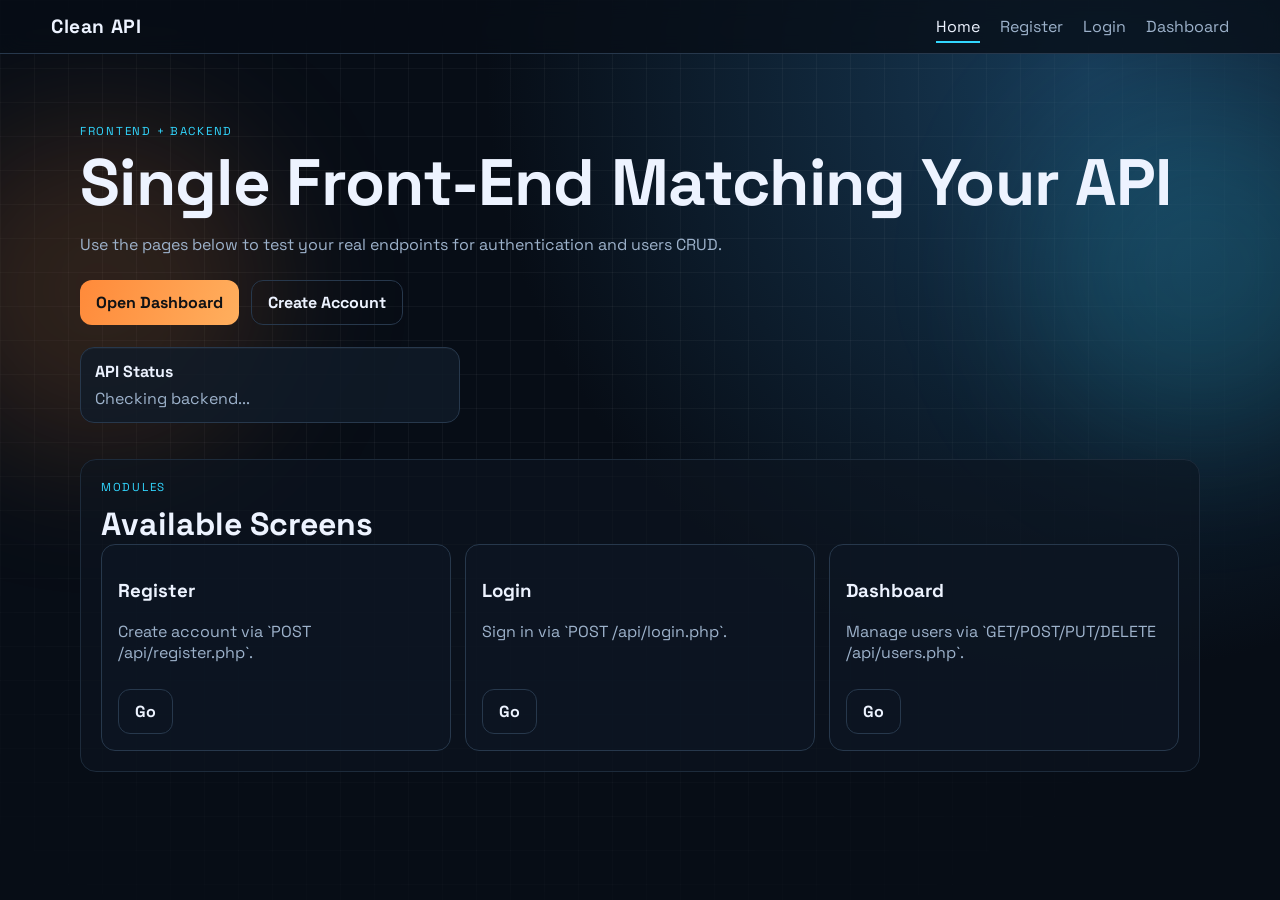
<file: front-end/index.html>
<!doctype html>
<html lang="en">
<head>
  <meta charset="UTF-8" />
  <meta name="viewport" content="width=device-width, initial-scale=1.0" />
  <title>API Front-End</title>
  <link rel="preconnect" href="https://fonts.googleapis.com" />
  <link rel="preconnect" href="https://fonts.gstatic.com" crossorigin />
  <link href="https://fonts.googleapis.com/css2?family=Space+Grotesk:wght@400;500;700&display=swap" rel="stylesheet" />
  <link rel="stylesheet" href="./css/styles.css" />
</head>
<body>
  <div class="bg-grid"></div>
  <div class="glow glow-left"></div>
  <div class="glow glow-right"></div>

  <header class="topbar">
    <a class="brand" href="./index.html">Clean API</a>
    <nav>
      <a href="./index.html" class="active">Home</a>
      <a href="./register.html">Register</a>
      <a href="./login.html">Login</a>
      <a href="./dashboard.html">Dashboard</a>
    </nav>
  </header>

  <main>
    <section class="hero reveal">
      <p class="label">Frontend + Backend</p>
      <h1>Single Front-End Matching Your API</h1>
      <p class="summary">Use the pages below to test your real endpoints for authentication and users CRUD.</p>
      <div class="hero-actions">
        <a class="btn primary" href="./dashboard.html">Open Dashboard</a>
        <a class="btn ghost" href="./register.html">Create Account</a>
      </div>
      <div class="status-card" id="apiStatus">
        <strong>API Status</strong>
        <p>Checking backend...</p>
      </div>
    </section>

    <section class="projects reveal">
      <div class="section-head">
        <p class="label">Modules</p>
        <h2>Available Screens</h2>
      </div>
      <div class="project-grid">
        <article>
          <h3>Register</h3>
          <p>Create account via `POST /api/register.php`.</p>
          <a class="btn ghost" href="./register.html">Go</a>
        </article>
        <article>
          <h3>Login</h3>
          <p>Sign in via `POST /api/login.php`.</p>
          <a class="btn ghost" href="./login.html">Go</a>
        </article>
        <article>
          <h3>Dashboard</h3>
          <p>Manage users via `GET/POST/PUT/DELETE /api/users.php`.</p>
          <a class="btn ghost" href="./dashboard.html">Go</a>
        </article>
      </div>
    </section>
  </main>

  <script type="module" src="./js/app.js"></script>
</body>
</html>
</file>
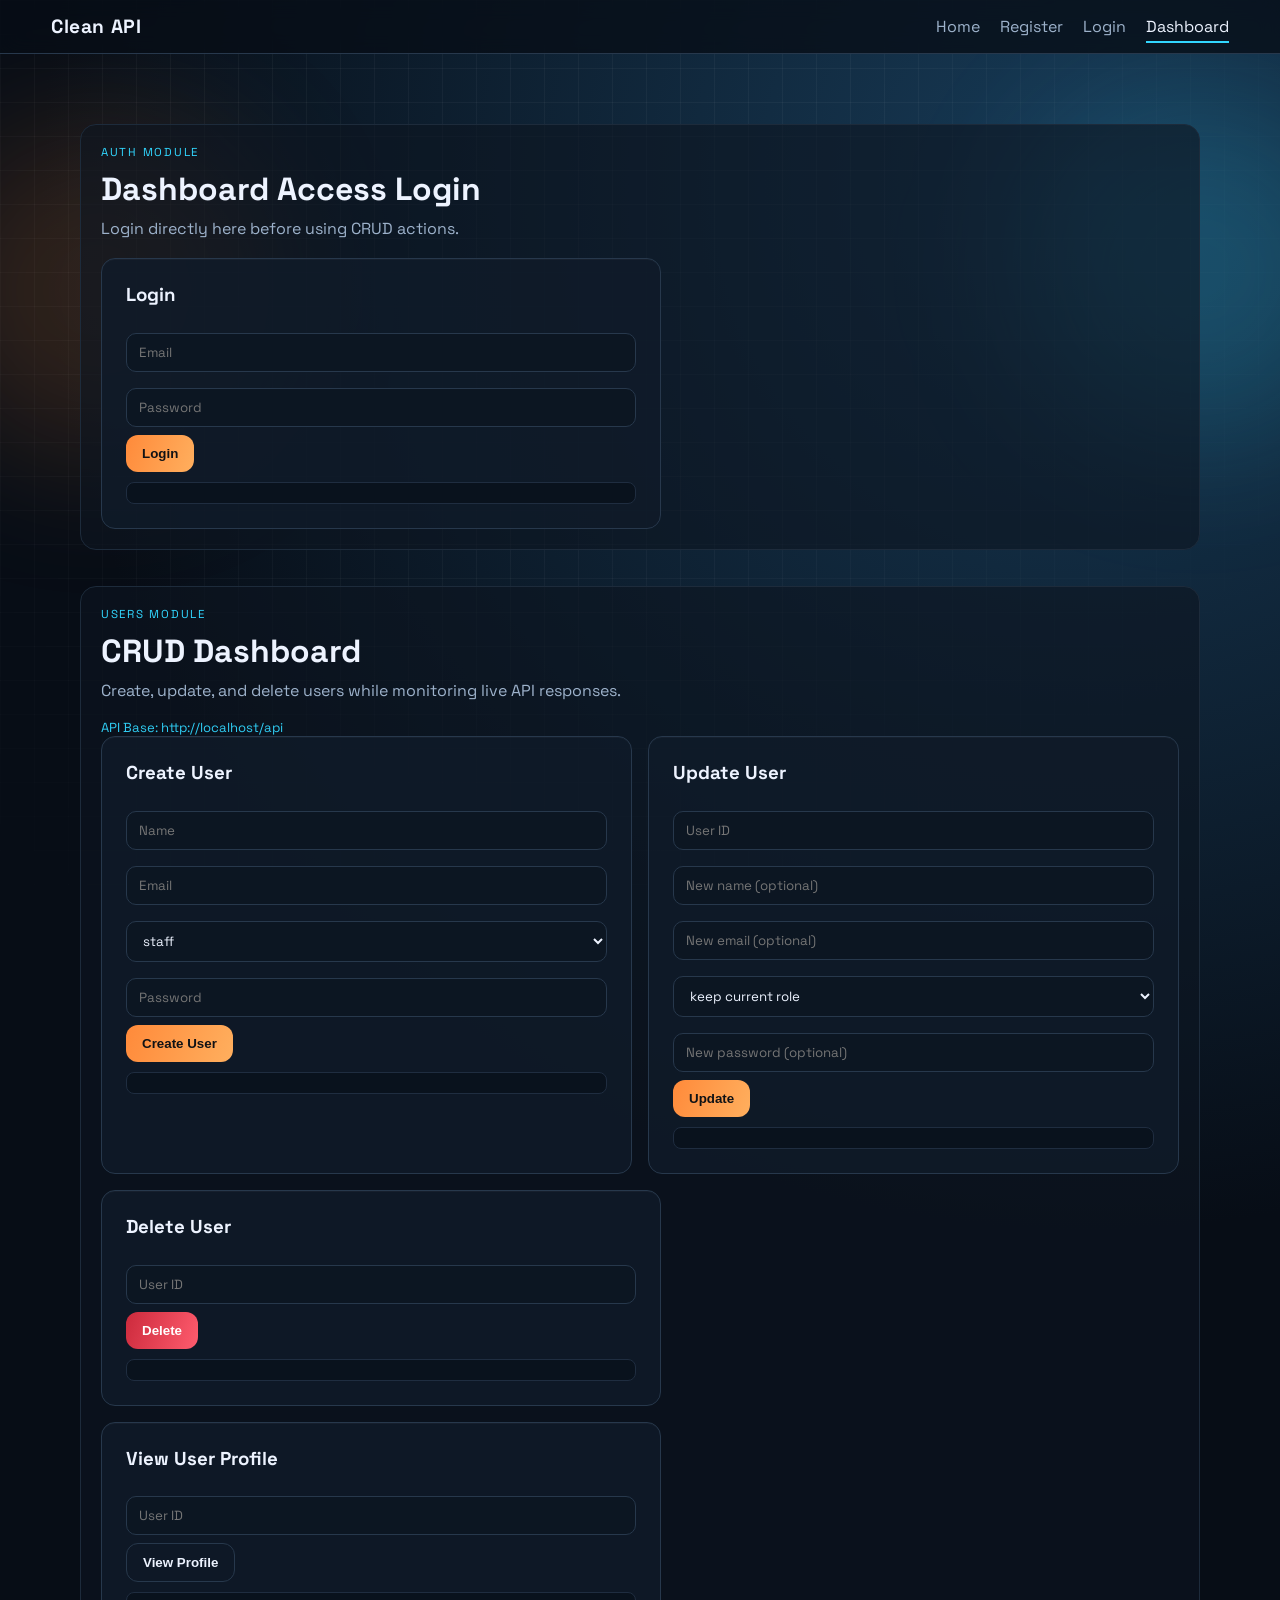
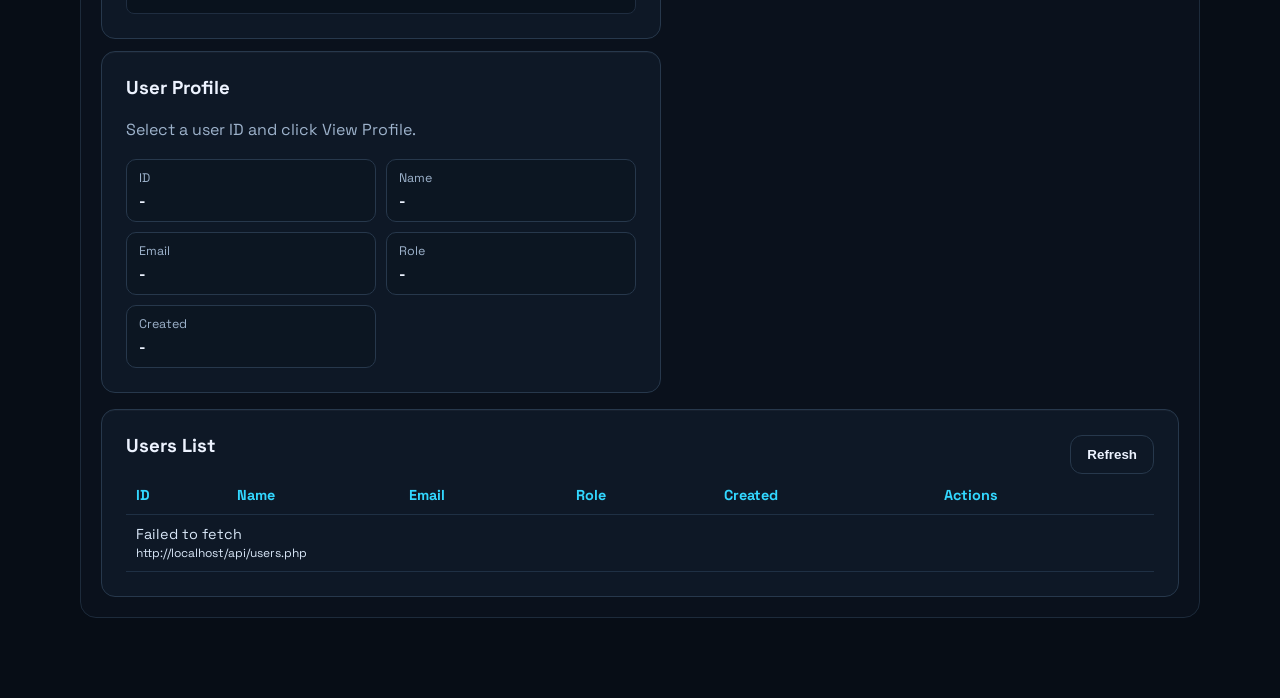
<file: front-end/dashboard.html>
<!doctype html>
<html lang="en">
<head>
  <meta charset="UTF-8" />
  <meta name="viewport" content="width=device-width, initial-scale=1.0" />
  <title>Dashboard</title>
  <link rel="preconnect" href="https://fonts.googleapis.com" />
  <link rel="preconnect" href="https://fonts.gstatic.com" crossorigin />
  <link href="https://fonts.googleapis.com/css2?family=Space+Grotesk:wght@400;500;700&display=swap" rel="stylesheet" />
  <link rel="stylesheet" href="./css/styles.css" />
</head>
<body>
  <div class="bg-grid"></div>
  <div class="glow glow-left"></div>
  <div class="glow glow-right"></div>

  <header class="topbar">
    <a class="brand" href="./index.html">Clean API</a>
    <nav>
      <a href="./index.html">Home</a>
      <a href="./register.html">Register</a>
      <a href="./login.html">Login</a>
      <a href="./dashboard.html" class="active">Dashboard</a>
    </nav>
  </header>

  <main>
    <section class="panel reveal">
      <div class="section-head">
        <p class="label">Auth Module</p>
        <h2>Dashboard Access Login</h2>
        <p class="summary small">Login directly here before using CRUD actions.</p>
      </div>

      <div class="single-col">
        <form id="loginForm" class="card">
          <h3>Login</h3>
          <input name="email" type="email" placeholder="Email" required />
          <input name="password" type="password" placeholder="Password" required />
          <button class="btn primary" type="submit">Login</button>
          <pre class="result" id="loginResult"></pre>
        </form>
      </div>
    </section>

    <section class="panel reveal">
      <div class="section-head">
        <p class="label">Users Module</p>
        <h2>CRUD Dashboard</h2>
        <p class="summary small">Create, update, and delete users while monitoring live API responses.</p>
        <p class="api-hint" id="apiBaseHint"></p>
      </div>

      <div class="grid-two">
        <form id="createUserForm" class="card">
          <h3>Create User</h3>
          <input name="name" placeholder="Name" required />
          <input name="email" type="email" placeholder="Email" required />
          <select name="role">
            <option value="staff">staff</option>
            <option value="admin">admin</option>
          </select>
          <input name="password" type="password" placeholder="Password" required />
          <button class="btn primary" type="submit">Create User</button>
          <pre class="result" id="createUserResult"></pre>
        </form>

        <form id="updateUserForm" class="card">
          <h3>Update User</h3>
          <input name="id" type="number" min="1" placeholder="User ID" required />
          <input name="name" placeholder="New name (optional)" />
          <input name="email" type="email" placeholder="New email (optional)" />
          <select name="role">
            <option value="">keep current role</option>
            <option value="staff">staff</option>
            <option value="admin">admin</option>
          </select>
          <input name="password" type="password" placeholder="New password (optional)" />
          <button class="btn primary" type="submit">Update</button>
          <pre class="result" id="updateUserResult"></pre>
        </form>
      </div>

      <div class="single-col" style="margin-top:16px;">
        <form id="deleteUserForm" class="card">
          <h3>Delete User</h3>
          <input name="id" type="number" min="1" placeholder="User ID" required />
          <button class="btn danger" type="submit">Delete</button>
          <pre class="result" id="deleteUserResult"></pre>
        </form>
      </div>

      <div class="single-col" style="margin-top:16px;">
        <form id="viewUserForm" class="card">
          <h3>View User Profile</h3>
          <input name="id" type="number" min="1" placeholder="User ID" required />
          <button class="btn ghost" type="submit">View Profile</button>
          <pre class="result" id="viewUserResult"></pre>
        </form>

        <article id="userProfileCard" class="card profile-card" style="margin-top:12px;">
          <h3>User Profile</h3>
          <p class="summary small">Select a user ID and click View Profile.</p>
          <div class="profile-grid">
            <div><span>ID</span><strong id="profileId">-</strong></div>
            <div><span>Name</span><strong id="profileName">-</strong></div>
            <div><span>Email</span><strong id="profileEmail">-</strong></div>
            <div><span>Role</span><strong id="profileRole">-</strong></div>
            <div><span>Created</span><strong id="profileCreated">-</strong></div>
          </div>
        </article>
      </div>

      <article class="card table-card">
        <div class="row-between">
          <h3>Users List</h3>
          <button class="btn ghost" id="refreshUsersBtn" type="button">Refresh</button>
        </div>
        <div class="table-wrap">
          <table>
            <thead>
              <tr>
                <th>ID</th>
                <th>Name</th>
                <th>Email</th>
                <th>Role</th>
                <th>Created</th>
                <th>Actions</th>
              </tr>
            </thead>
            <tbody id="usersTableBody">
              <tr><td colspan="6">Loading...</td></tr>
            </tbody>
          </table>
        </div>
      </article>
    </section>
  </main>

  <script type="module" src="./js/app.js"></script>
</body>
</html>
</file>
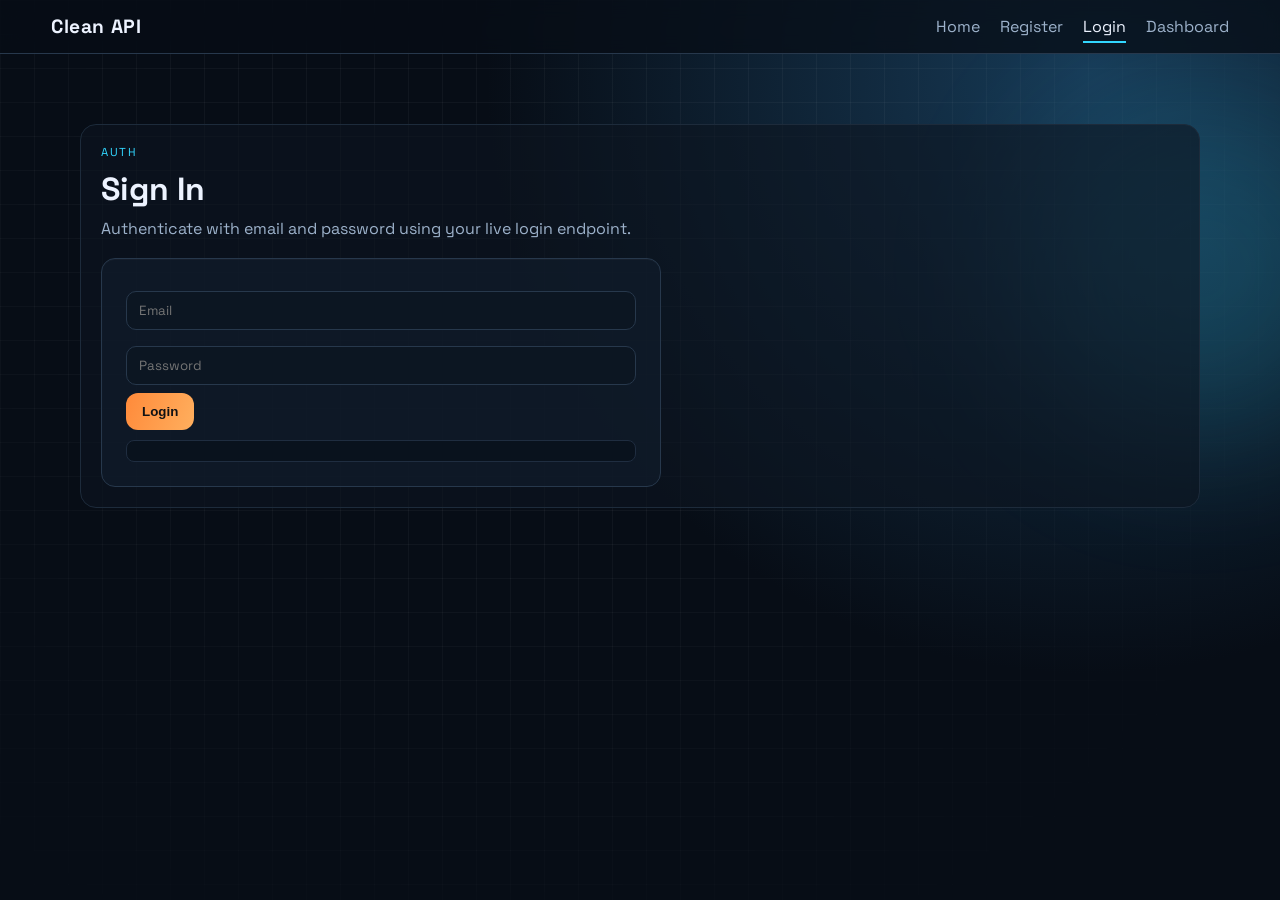
<file: front-end/login.html>
<!doctype html>
<html lang="en">
<head>
  <meta charset="UTF-8" />
  <meta name="viewport" content="width=device-width, initial-scale=1.0" />
  <title>Login</title>
  <link rel="preconnect" href="https://fonts.googleapis.com" />
  <link rel="preconnect" href="https://fonts.gstatic.com" crossorigin />
  <link href="https://fonts.googleapis.com/css2?family=Space+Grotesk:wght@400;500;700&display=swap" rel="stylesheet" />
  <link rel="stylesheet" href="./css/styles.css" />
</head>
<body>
  <div class="bg-grid"></div>
  <div class="glow glow-right"></div>

  <header class="topbar">
    <a class="brand" href="./index.html">Clean API</a>
    <nav>
      <a href="./index.html">Home</a>
      <a href="./register.html">Register</a>
      <a href="./login.html" class="active">Login</a>
      <a href="./dashboard.html">Dashboard</a>
    </nav>
  </header>

  <main>
    <section class="panel reveal">
      <div class="section-head">
        <p class="label">Auth</p>
        <h2>Sign In</h2>
        <p class="summary small">Authenticate with email and password using your live login endpoint.</p>
      </div>
      <form id="loginForm" class="card single-col">
        <input name="email" type="email" placeholder="Email" required />
        <input name="password" type="password" placeholder="Password" required />
        <button class="btn primary" type="submit">Login</button>
        <pre class="result" id="loginResult"></pre>
      </form>
    </section>
  </main>

  <script type="module" src="./js/app.js"></script>
</body>
</html>
</file>
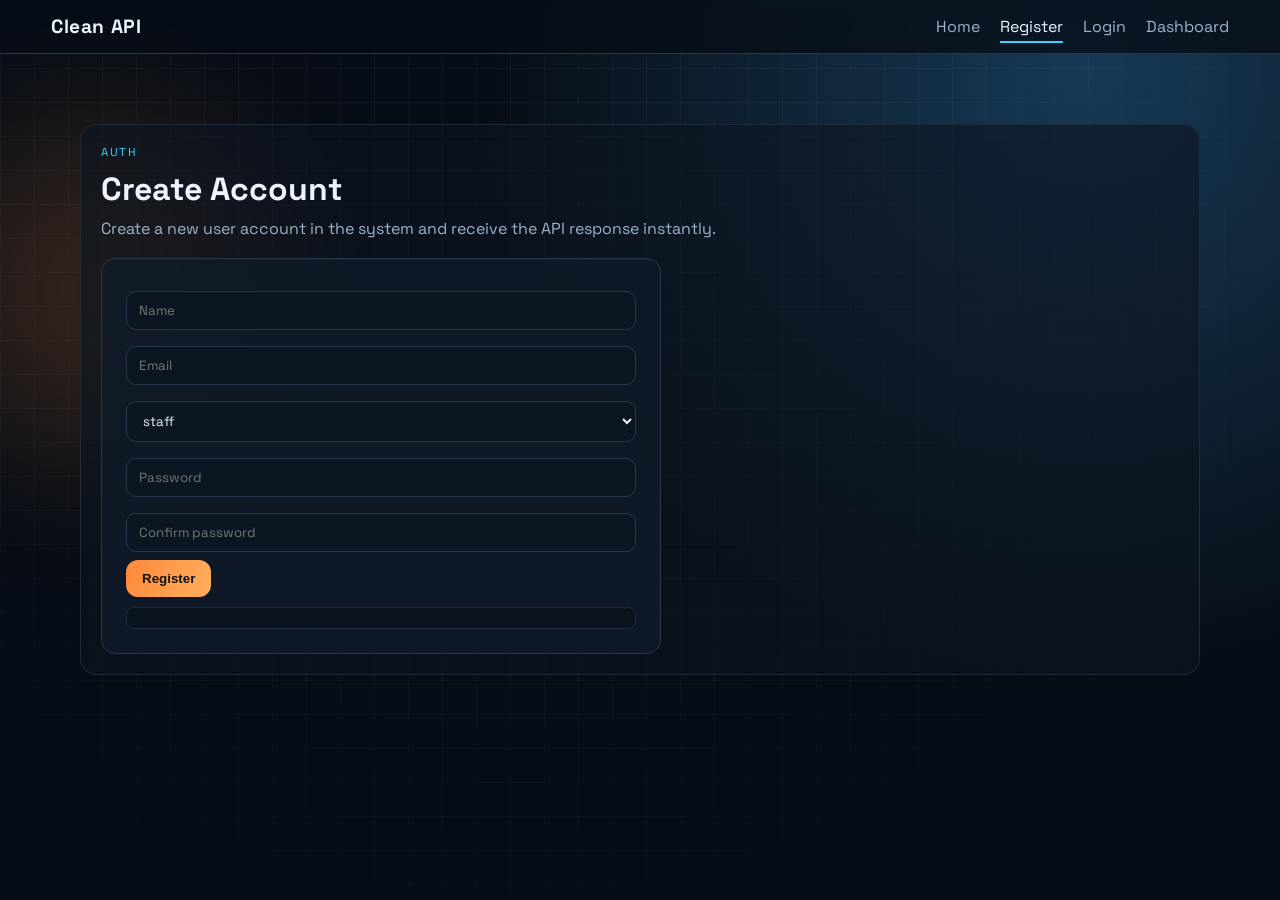
<file: front-end/register.html>
<!doctype html>
<html lang="en">
<head>
  <meta charset="UTF-8" />
  <meta name="viewport" content="width=device-width, initial-scale=1.0" />
  <title>Register</title>
  <link rel="preconnect" href="https://fonts.googleapis.com" />
  <link rel="preconnect" href="https://fonts.gstatic.com" crossorigin />
  <link href="https://fonts.googleapis.com/css2?family=Space+Grotesk:wght@400;500;700&display=swap" rel="stylesheet" />
  <link rel="stylesheet" href="./css/styles.css" />
</head>
<body>
  <div class="bg-grid"></div>
  <div class="glow glow-left"></div>

  <header class="topbar">
    <a class="brand" href="./index.html">Clean API</a>
    <nav>
      <a href="./index.html">Home</a>
      <a href="./register.html" class="active">Register</a>
      <a href="./login.html">Login</a>
      <a href="./dashboard.html">Dashboard</a>
    </nav>
  </header>

  <main>
    <section class="panel reveal">
      <div class="section-head">
        <p class="label">Auth</p>
        <h2>Create Account</h2>
        <p class="summary small">Create a new user account in the system and receive the API response instantly.</p>
      </div>
      <form id="registerForm" class="card single-col">
        <input name="name" placeholder="Name" required />
        <input name="email" type="email" placeholder="Email" required />
        <select name="role">
          <option value="staff">staff</option>
          <option value="admin">admin</option>
        </select>
        <input name="password" type="password" placeholder="Password" required />
        <input name="confirm_password" type="password" placeholder="Confirm password" />
        <button class="btn primary" type="submit">Register</button>
        <pre class="result" id="registerResult"></pre>
      </form>
    </section>
  </main>

  <script type="module" src="./js/app.js"></script>
</body>
</html>
</file>
<file: front-end/css/styles.css>
﻿:root {
  --bg: #070d16;
  --bg-soft: #0f1926;
  --panel: rgba(16, 27, 41, 0.82);
  --text: #edf3ff;
  --muted: #9db2cb;
  --line: #27384c;
  --line-soft: #1d2b3b;
  --accent: #ff8a3a;
  --accent-2: #32d7ff;
  --danger: #ff5c6e;
}

* { box-sizing: border-box; }

body {
  margin: 0;
  color: var(--text);
  font-family: 'Space Grotesk', sans-serif;
  background: radial-gradient(circle at 85% 8%, #173a56 0%, var(--bg) 44%);
  min-height: 100vh;
}

.bg-grid {
  position: fixed;
  inset: 0;
  pointer-events: none;
  z-index: -2;
  background-image:
    linear-gradient(to right, rgba(255, 255, 255, 0.04) 1px, transparent 1px),
    linear-gradient(to bottom, rgba(255, 255, 255, 0.04) 1px, transparent 1px);
  background-size: 34px 34px;
  mask-image: radial-gradient(circle at 40% 20%, black 34%, transparent 86%);
}

.glow {
  position: fixed;
  z-index: -1;
  width: 340px;
  height: 340px;
  border-radius: 50%;
  filter: blur(70px);
  pointer-events: none;
}

.glow-left {
  top: 120px;
  left: -70px;
  background: rgba(255, 142, 55, 0.16);
}

.glow-right {
  top: 100px;
  right: -90px;
  background: rgba(50, 215, 255, 0.16);
}

.topbar {
  position: sticky;
  top: 0;
  z-index: 20;
  display: flex;
  justify-content: space-between;
  align-items: center;
  padding: 14px clamp(16px, 4vw, 56px);
  border-bottom: 1px solid var(--line);
  backdrop-filter: blur(10px);
  background: rgba(7, 13, 22, 0.78);
}

.brand {
  color: var(--text);
  text-decoration: none;
  font-weight: 700;
  letter-spacing: 0.03em;
  font-size: 1.2rem;
}

nav a {
  color: var(--muted);
  text-decoration: none;
  margin-left: 16px;
  border-bottom: 2px solid transparent;
  padding-bottom: 4px;
  transition: color 160ms ease, border-color 160ms ease;
}

nav a.active,
nav a:hover {
  color: var(--text);
  border-bottom-color: var(--accent-2);
}

main {
  width: min(1120px, 92vw);
  margin: 0 auto;
  padding: 34px 0 80px;
}

section { margin-top: 36px; }

.label {
  color: var(--accent-2);
  letter-spacing: 0.15em;
  text-transform: uppercase;
  font-size: 0.72rem;
  margin: 0 0 10px;
}

.hero h1 {
  margin: 0;
  line-height: 1.05;
  letter-spacing: -0.01em;
  font-size: clamp(2.1rem, 6vw, 4.1rem);
}

.summary {
  max-width: 740px;
  color: var(--muted);
  line-height: 1.55;
}

.summary.small {
  max-width: 620px;
  margin-top: 8px;
}

.hero-actions {
  display: flex;
  gap: 12px;
  margin: 22px 0;
}

.btn {
  border: 0;
  border-radius: 12px;
  font-weight: 700;
  padding: 11px 16px;
  text-decoration: none;
  cursor: pointer;
  display: inline-flex;
  align-items: center;
  justify-content: center;
}

.primary {
  color: #101215;
  background: linear-gradient(110deg, var(--accent), #ffaf5e);
}

.ghost {
  color: var(--text);
  background: transparent;
  border: 1px solid var(--line);
}

.danger {
  color: #fff;
  background: linear-gradient(110deg, #cc2a3c, var(--danger));
}

.status-card,
.card {
  background: var(--panel);
  border: 1px solid var(--line);
  border-radius: 14px;
  box-shadow: inset 0 1px 0 rgba(255, 255, 255, 0.03);
}

.status-card {
  padding: 13px 14px;
  max-width: 380px;
}

.status-card p {
  margin: 6px 0 0;
  color: var(--muted);
}

.panel,
.projects {
  background: rgba(13, 22, 33, 0.62);
  border: 1px solid var(--line-soft);
  border-radius: 16px;
  padding: 20px;
}

.panel .section-head h2,
.projects h2 {
  margin: 0;
  font-size: clamp(1.5rem, 3vw, 2rem);
}

.grid-two {
  display: grid;
  grid-template-columns: 1fr 1fr;
  gap: 16px;
}

.card { padding: 24px; }
.card h3 { margin-top: 0; }

input,
select {
  width: 100%;
  margin: 8px 0;
  background: #0c1622;
  border: 1px solid var(--line);
  color: var(--text);
  border-radius: 10px;
  padding: 10px 12px;
  font-family: inherit;
  outline: none;
}

input:focus,
select:focus {
  border-color: var(--accent-2);
  box-shadow: 0 0 0 2px rgba(50, 215, 255, 0.14);
}

.result {
  margin: 10px 0 0;
  background: #09121d;
  border: 1px solid #1f2d40;
  border-radius: 8px;
  padding: 10px;
  color: #b6d8ff;
  max-height: 190px;
  overflow: auto;
  font-size: 0.8rem;
  white-space: pre-wrap;
}

.row-actions,
.row-between {
  display: flex;
  align-items: center;
  justify-content: space-between;
  gap: 10px;
}

.table-card { margin-top: 16px; }
.table-wrap { overflow-x: auto; }

table {
  width: 100%;
  border-collapse: collapse;
}

th,
td {
  border-bottom: 1px solid #1f3044;
  text-align: left;
  padding: 10px;
  font-size: 0.9rem;
}

th {
  color: var(--accent-2);
  font-weight: 700;
}

td { color: #d8e6f7; }

.project-grid {
  display: grid;
  grid-template-columns: repeat(3, 1fr);
  gap: 14px;
}

.project-grid article {
  background: rgba(14, 23, 35, 0.82);
  border: 1px solid var(--line);
  border-radius: 14px;
  padding: 16px;
}

.project-grid p {
  color: var(--muted);
  min-height: 52px;
}

.reveal {
  opacity: 0;
  transform: translateY(14px);
  transition: opacity 420ms ease, transform 420ms ease;
}

.reveal.visible {
  opacity: 1;
  transform: translateY(0);
}

.single-col {
  max-width: 560px;
}

@media (max-width: 900px) {
  nav { display: none; }
  .grid-two,
  .project-grid { grid-template-columns: 1fr; }
  .hero-actions { flex-wrap: wrap; }
}


.api-hint {
  margin: 8px 0 0;
  font-size: 0.82rem;
  color: var(--accent-2);
  opacity: 0.95;
}


.result.success { border-color: #2ad2ff; }
.result.error { border-color: #ff5c6e; }


.profile-card .profile-grid { display: grid; grid-template-columns: 1fr 1fr; gap: 10px; }
.profile-card .profile-grid div { background: #0c1622; border: 1px solid var(--line); border-radius: 10px; padding: 10px 12px; }
.profile-card span { display:block; color: var(--muted); font-size: 0.78rem; margin-bottom: 4px; }
.profile-card strong { color: var(--text); font-size: 0.95rem; word-break: break-word; }


.actions-cell { white-space: nowrap; }
.icon-btn { width: 34px; height: 34px; border-radius: 10px; border: 1px solid var(--line); background: #0c1622; color: var(--text); cursor: pointer; margin-right: 6px; }
.icon-btn:hover { border-color: var(--accent-2); transform: translateY(-1px); }
.icon-btn.del:hover { border-color: var(--danger); }



.icon-btn svg { width: 16px; height: 16px; display: block; }
</file>
